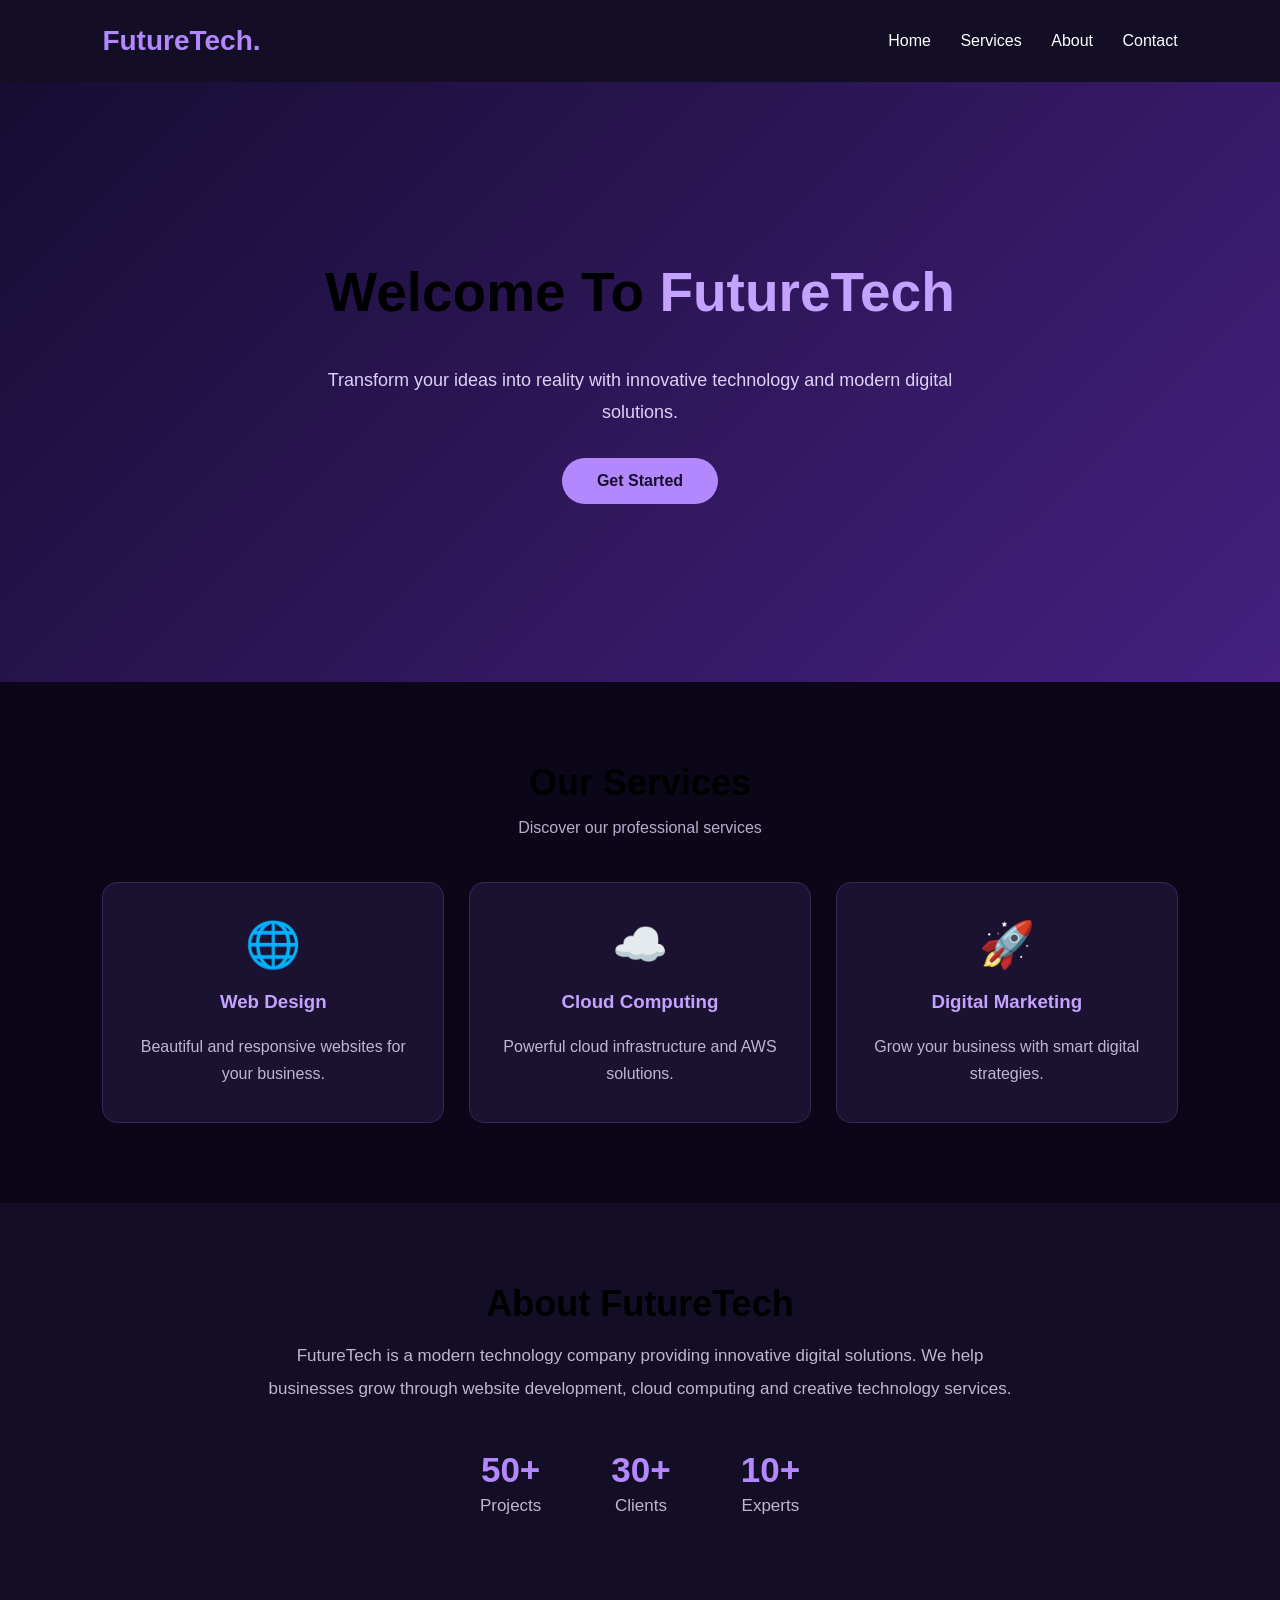
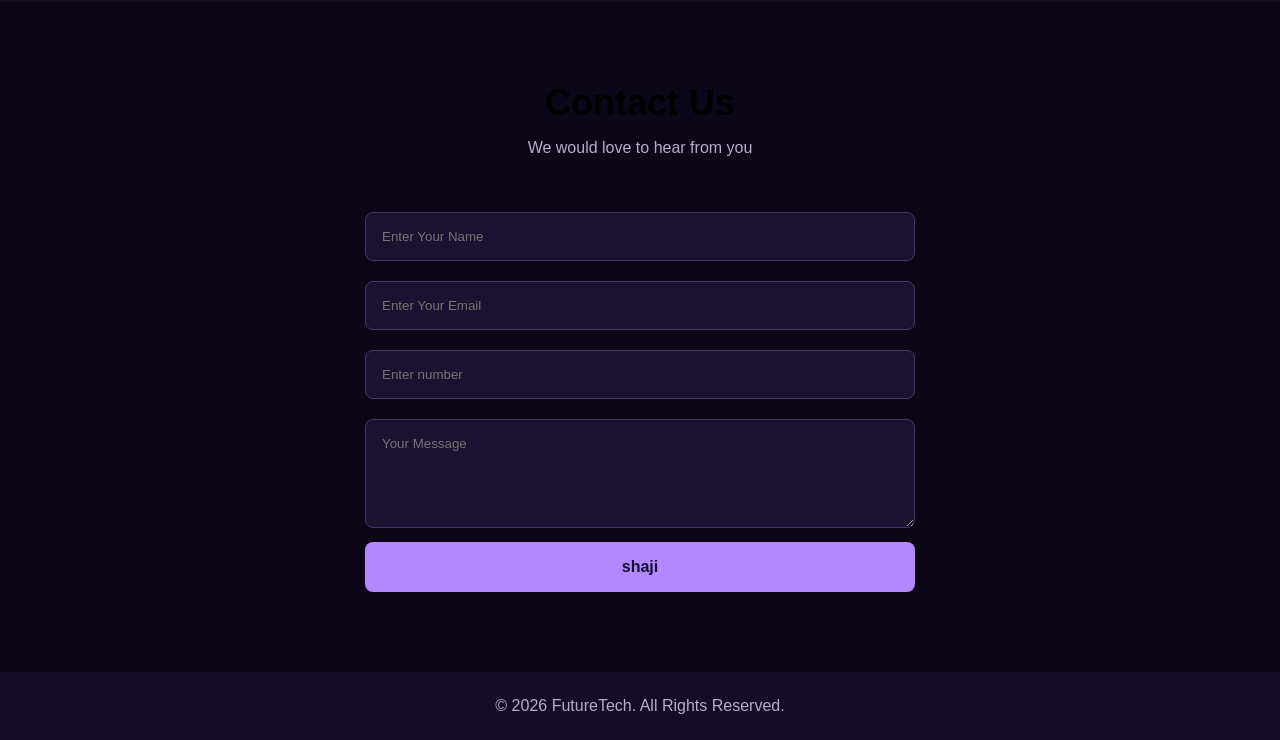
<file: index.html>
<!DOCTYPE html>
<html lang="en">
<head>
    <meta charset="UTF-8">
    <meta name="viewport" content="width=device-width, initial-scale=1.0">
    <title>FutureTech Website</title>

    <link rel="stylesheet" href="style.css">
</head>

<body>

    <header>
        <div class="logo">FutureTech.</div>

        <nav>
            <a href="home.html">Home</a>
            <a href="#services">Services</a>
            <a href="#about">About</a>
            <a href="#contact">Contact</a>
        </nav>
    </header>

    <section class="hero" id="home">
        <div class="hero-content">
            <h1>Welcome To <span>FutureTech</span></h1>

            <p>
                Transform your ideas into reality with innovative
                technology and modern digital solutions.
            </p>

            <a href="#services" class="btn">Get Started</a>
        </div>
    </section>

    <section id="services">
        <h2>Our Services</h2>
        <p class="subtitle">Discover our professional services</p>

        <div class="services">

            <div class="service-box">
                <div class="icon">🌐</div>
                <h3>Web Design</h3>
                <p>Beautiful and responsive websites for your business.</p>
            </div>

            <div class="service-box">
                <div class="icon">☁️</div>
                <h3>Cloud Computing</h3>
                <p>Powerful cloud infrastructure and AWS solutions.</p>
            </div>

            <div class="service-box">
                <div class="icon">🚀</div>
                <h3>Digital Marketing</h3>
                <p>Grow your business with smart digital strategies.</p>
            </div>

        </div>
    </section>

    <section class="about" id="26">
        <h2>About FutureTech</h2>

        <p>
            FutureTech is a modern technology company providing
            innovative digital solutions. We help businesses grow
            through website development, cloud computing and
            creative technology services.
        </p>

        <div class="stats">
            <div>
                <h3>50+</h3>
                <p>Projects</p>
            </div>

            <div>
                <h3>30+</h3>
                <p>Clients</p>
            </div>

            <div>
                <h3>10+</h3>
                <p>Experts</p>
            </div>
        </div>
    </section>

    <section id="contact">
        <h2>Contact Us</h2>
        <p class="subtitle">We would love to hear from you</p>

        <form onsubmit="alert('Message submitted successfully!'); return false;">

            <input type="text" placeholder="Enter Your Name" required>

            <input type="email" placeholder="Enter Your Email" required>

            <input type="text" placeholder="Enter number" required>

            <textarea rows="5" placeholder="Your Message" required></textarea>

            <button type="submit">shaji</button>

        </form>
    </section>

    <footer>
        <p>© 2026 FutureTech. All Rights Reserved.</p>
    </footer>

</body>
</html>
</file>
<file: style.css>
* {
    margin: 0;
    padding: 0;
    box-sizing: border-box;
    font-family: 'Segoe UI', sans-serif;
}

html {
    scroll-behavior: smooth;
}

body {
    background:#0b0718;
    color: black;
}

/* Header */

header {
    display: flex;
    justify-content: space-between;
    align-items: center;
    padding: 25px 8%;
    background: #130d25;
}

.logo {
    font-size: 28px;
    font-weight: bold;
    color: #b388ff;
}

nav a {
    text-decoration: none;
    color: white;
    margin-left: 25px;
    transition: 0.3s;
}

nav a:hover {
    color: #b388ff;
}

/* Hero Section */

.hero {
    min-height: 600px;
    display: flex;
    justify-content: center;
    align-items: center;
    text-align: center;
    padding: 40px 20px;
    background: linear-gradient(135deg, #160d32, #452080);
}

.hero h1 {
    font-size: 55px;
    margin-bottom: 40px;
}

.hero h1 span {
    color: #c4a2ff;
}

.hero p {
    font-size: 18px;
    color: #ddd2f5;
    max-width: 650px;
    line-height: 1.8;
    margin: auto;
}

.btn {
    display: inline-block;
    padding: 14px 35px;
    margin-top: 30px;
    background: #b388ff;
    color: #180d2e;
    text-decoration: none;
    border-radius: 30px;
    font-weight: bold;
}

/* Services */

section {
    padding: 80px 8%;
    text-align: center;
}

h2 {
    font-size: 36px;
    margin-bottom: 15px;
}

.subtitle {
    color: #b9accd;
    margin-bottom: 45px;
}

.services {
    display: grid;
    grid-template-columns: repeat(3, 1fr);
    gap: 25px;
}

.service-box {
    background: #1a1230;
    padding: 35px 25px;
    border-radius: 15px;
    border: 1px solid #39265b;
    transition: 0.4s;
}

.service-box:hover {
    transform: translateY(-10px);
    border-color: #b388ff;
}

.icon {
    font-size: 45px;
}

.service-box h3 {
    margin: 20px 0;
    color: #c4a2ff;
}

.service-box p {
    color: #c1b5d4;
    line-height: 1.7;
}

/* About */

.about {
    background: #130d25;
}

.about p {
    max-width: 750px;
    margin: auto;
    color: #c1b5d4;
    line-height: 1.9;
    font-size: 17px;
}

.stats {
    display: flex;
    justify-content: center;
    gap: 70px;
    flex-wrap: wrap;
    margin-top: 45px;
}

.stats h3 {
    font-size: 35px;
    color: #b388ff;
}

/* Contact */

form {
    max-width: 550px;
    margin: auto;
}

input, textarea {
    width: 100%;
    padding: 16px;
    margin: 10px 0;
    border: 1px solid #493468;
    background: #1a1230;
    color: white;
    border-radius: 8px;
    outline: none;
}

input:focus, textarea:focus {
    border-color: #b388ff;
}

button {
    width: 100%;
    padding: 16px;
    background: #b388ff;
    color: #180d2e;
    border: none;
    border-radius: 8px;
    font-size: 16px;
    font-weight: bold;
    cursor: pointer;
}

button:hover, .btn:hover {
    background: white;
}

/* Footer */

footer {
    background: #130d25;
    text-align: center;
    padding: 25px;
    color: #b9accd;
}

/* Responsive Design */

@media (max-width: 768px) {

    header {
        flex-direction: column;
        gap: 20px;
    }

    nav a {
        margin: 8px;
        display: inline-block;
    }

    .hero h1 {
        font-size: 36px;
    }

    .services {
        grid-template-columns: 1fr;
    }

    .stats {
        gap: 35px;
    }
}
</file>
